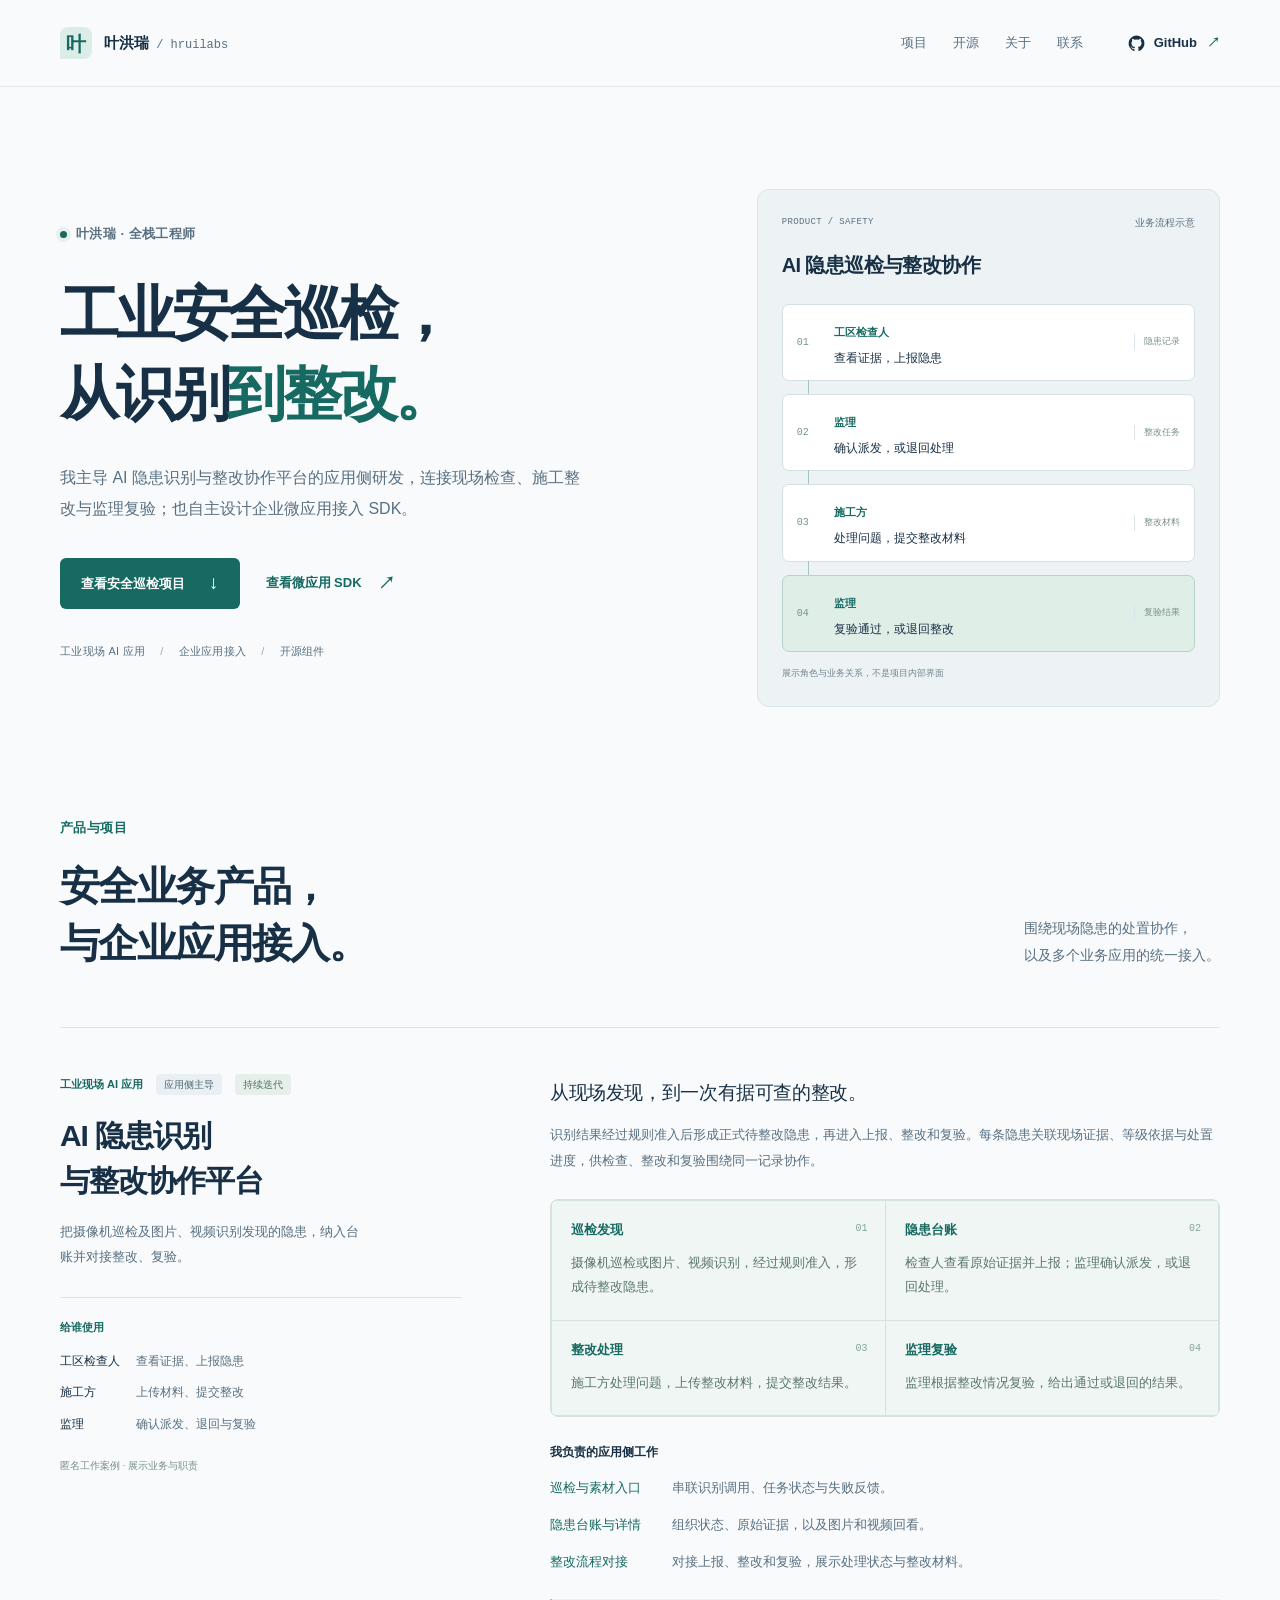
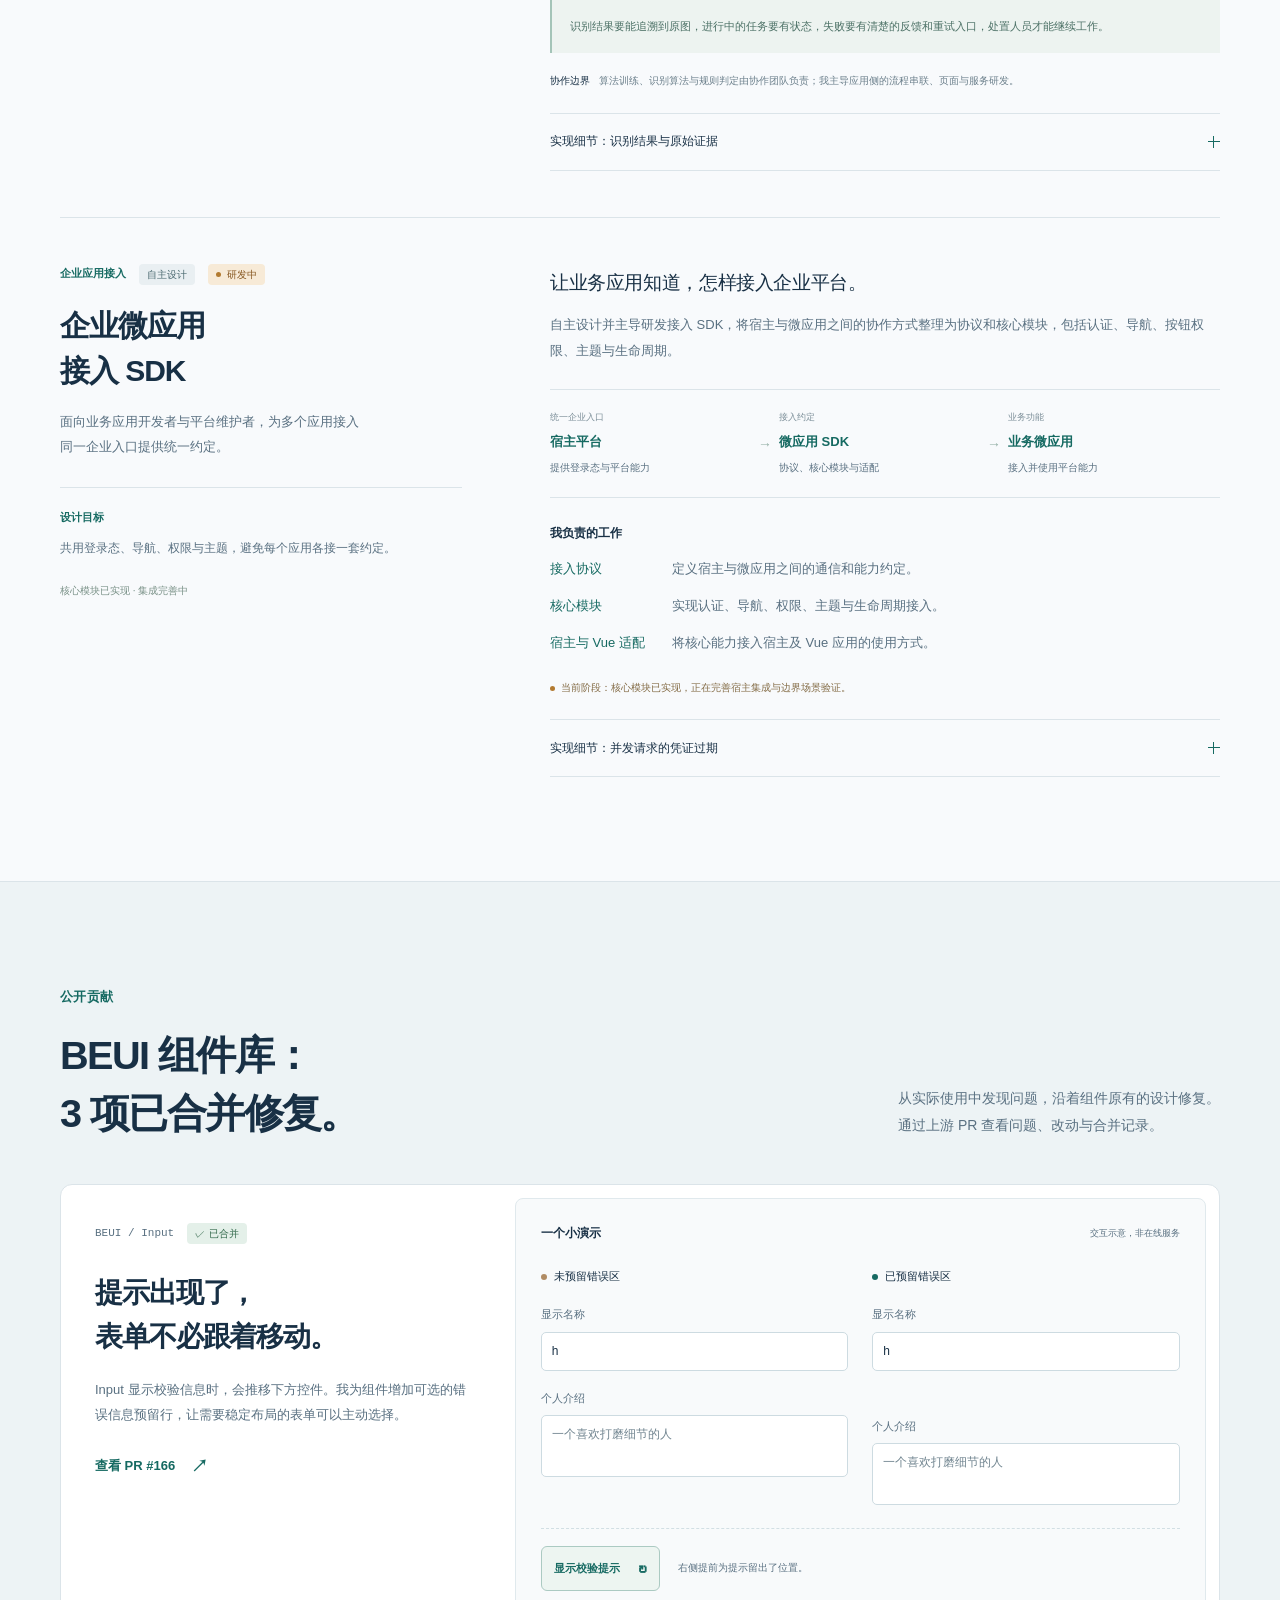
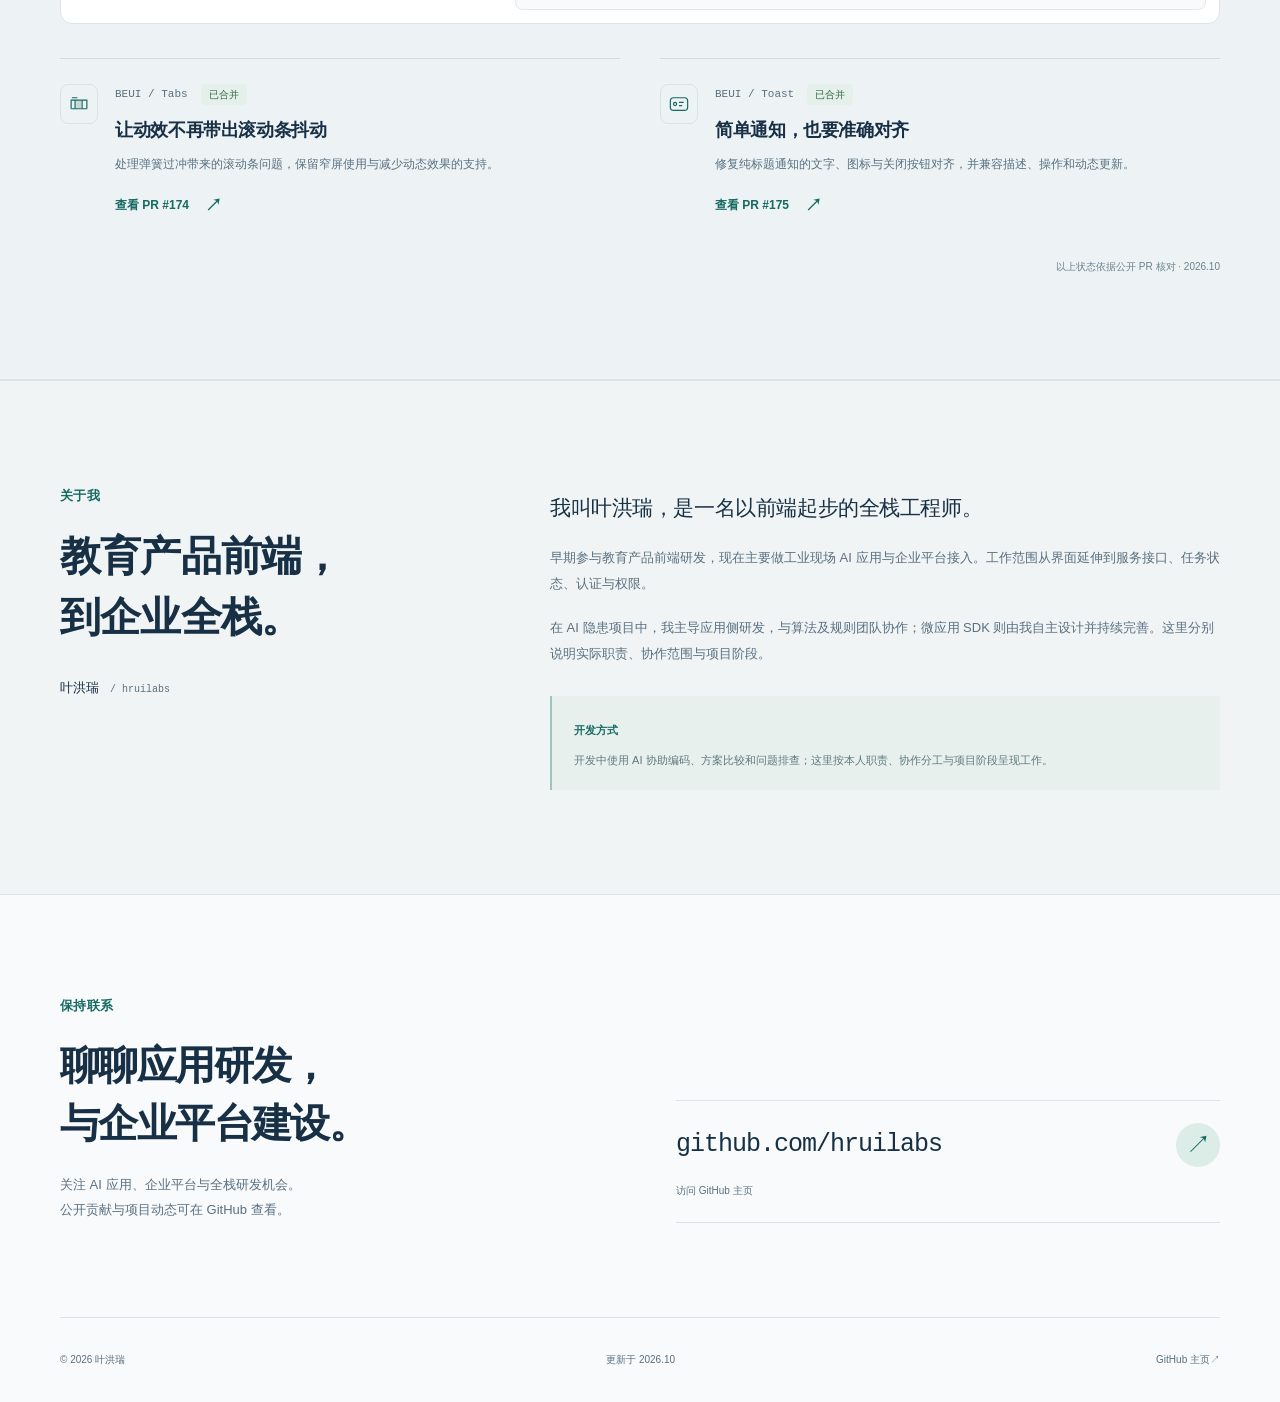
<file: index.html>
<!doctype html>
<html lang="zh-CN">
  <head>
    <meta charset="UTF-8">
    <meta name="viewport" content="width=device-width, initial-scale=1">
    <meta name="color-scheme" content="light">
    <meta name="theme-color" content="#F8FAFC">
    <title>叶洪瑞 · 全栈工程师｜工业现场 AI 应用与企业平台</title>
    <meta name="description" content="全栈工程师叶洪瑞的项目实践：工业现场 AI 隐患识别与整改协作、企业微应用接入 SDK，以及 BEUI 已合并修复。">
    <link rel="canonical" href="https://hruilabs.github.io/">
    <meta property="og:type" content="website">
    <meta property="og:locale" content="zh_CN">
    <meta property="og:title" content="叶洪瑞 · 工业安全巡检，从识别到整改。">
    <meta property="og:description" content="主导工业现场 AI 隐患识别与整改协作平台的应用侧研发，自主设计企业微应用接入 SDK。查看项目职责与公开贡献。">
    <meta property="og:url" content="https://hruilabs.github.io/">
    <meta property="og:image" content="https://hruilabs.github.io/assets/social.png">
    <meta property="og:image:width" content="1200">
    <meta property="og:image:height" content="630">
    <meta property="og:image:alt" content="叶洪瑞，全栈工程师。工业安全巡检，从识别到整改；企业微应用接入 SDK。">
    <meta name="twitter:card" content="summary_large_image">
    <meta name="twitter:image" content="https://hruilabs.github.io/assets/social.png">
    <link rel="icon" type="image/svg+xml" href="./assets/favicon.svg">
    <link rel="stylesheet" href="./assets/styles.css">
    <script src="./assets/site.js" defer></script>
  </head>
  <body>
    <a class="skip-link" href="#main">跳到主要内容</a>
    <header class="site-header">
      <div class="header-inner page-width">
        <a class="brand" href="#top" aria-label="叶洪瑞，回到首页顶部">
          <span class="brand-mark" aria-hidden="true">叶</span>
          <span>叶洪瑞<span class="brand-subtitle"> / hruilabs</span></span>
        </a>
        <nav class="main-nav" aria-label="主要导航">
          <a href="#work">项目</a>
          <a href="#opensource">开源</a>
          <a href="#about">关于</a>
          <a href="#contact">联系</a>
        </nav>
        <a class="header-github" href="https://github.com/hruilabs" aria-label="查看叶洪瑞的 GitHub 主页">
          <svg viewBox="0 0 24 24" fill="currentColor" aria-hidden="true"><path d="M12 2a10 10 0 0 0-3.16 19.49c.5.09.68-.22.68-.48v-1.86c-2.78.6-3.37-1.18-3.37-1.18-.45-1.15-1.11-1.46-1.11-1.46-.91-.62.07-.61.07-.61 1 .07 1.53 1.03 1.53 1.03.89 1.53 2.34 1.09 2.91.83.09-.65.35-1.09.64-1.34-2.22-.25-4.56-1.11-4.56-4.94 0-1.09.39-1.98 1.03-2.68-.1-.25-.45-1.27.1-2.65 0 0 .84-.27 2.75 1.02a9.56 9.56 0 0 1 5 0c1.91-1.29 2.75-1.02 2.75-1.02.55 1.38.2 2.4.1 2.65.64.7 1.03 1.59 1.03 2.68 0 3.84-2.34 4.69-4.57 4.94.36.31.68.92.68 1.85v2.74c0 .27.18.58.69.48A10 10 0 0 0 12 2Z"/></svg>
          <span>GitHub</span><span aria-hidden="true">↗</span>
        </a>
      </div>
    </header>

    <main id="main">
      <section class="hero page-width" id="top" aria-labelledby="hero-title">
        <div class="hero-copy">
          <p class="eyebrow"><span class="status-dot" aria-hidden="true"></span>叶洪瑞 · 全栈工程师</p>
          <h1 id="hero-title"><span>工业安全巡检，</span><span>从识别<span class="accent-text">到整改。</span></span></h1>
          <p class="hero-description">我主导 AI 隐患识别与整改协作平台的应用侧研发，连接现场检查、施工整改与监理复验；也自主设计企业微应用接入 SDK。</p>
          <div class="hero-actions">
            <a class="button button-primary" href="#hazard-case">查看安全巡检项目<span aria-hidden="true">↓</span></a>
            <a class="text-link" href="#sdk-case">查看微应用 SDK<span aria-hidden="true">↗</span></a>
          </div>
          <div class="hero-scope" aria-label="主要工作方向"><span>工业现场 AI 应用</span><span>企业应用接入</span><span>开源组件</span></div>
        </div>
        <figure class="hero-figure business-figure" aria-labelledby="business-figure-title">
          <div class="figure-topline"><span class="mono">PRODUCT / SAFETY</span><span>业务流程示意</span></div>
          <p class="business-figure-title" id="business-figure-title">AI 隐患巡检与整改协作</p>
          <ol class="business-role-flow">
            <li><span class="role-step" aria-hidden="true">01</span><div><span class="role-name">工区检查人</span><p>查看证据，上报隐患</p></div><span class="role-artifact">隐患记录</span></li>
            <li><span class="role-step" aria-hidden="true">02</span><div><span class="role-name">监理</span><p>确认派发，或退回处理</p></div><span class="role-artifact">整改任务</span></li>
            <li><span class="role-step" aria-hidden="true">03</span><div><span class="role-name">施工方</span><p>处理问题，提交整改材料</p></div><span class="role-artifact">整改材料</span></li>
            <li><span class="role-step" aria-hidden="true">04</span><div><span class="role-name">监理</span><p>复验通过，或退回整改</p></div><span class="role-artifact">复验结果</span></li>
          </ol>
          <figcaption>展示角色与业务关系，不是项目内部界面</figcaption>
        </figure>
      </section>

      <section class="work-section section-space page-width" id="work" aria-labelledby="work-title">
        <div class="section-heading"><div><p class="eyebrow section-kicker">产品与项目</p><h2 id="work-title">安全业务产品，<br>与企业应用接入。</h2></div><p class="section-intro">围绕现场隐患的处置协作，<br>以及多个业务应用的统一接入。</p></div>
        <article class="project-row ai-project" id="hazard-case" aria-labelledby="hazard-title">
          <div class="project-overview">
            <div class="project-meta"><span class="project-category">工业现场 AI 应用</span><span class="badge badge-role">应用侧主导</span><span class="badge badge-iterating">持续迭代</span></div>
            <h3 id="hazard-title">AI 隐患识别<br>与整改协作平台</h3>
            <p>把摄像机巡检及图片、视频识别发现的隐患，纳入台账并对接整改、复验。</p>
            <div class="project-audience"><p class="audience-title">给谁使用</p><ul><li><span>工区检查人</span>查看证据、上报隐患</li><li><span>施工方</span>上传材料、提交整改</li><li><span>监理</span>确认派发、退回与复验</li></ul></div>
            <p class="project-public-note">匿名工作案例 · 展示业务与职责</p>
          </div>
          <div class="project-detail">
            <p class="project-lead">从现场发现，到一次有据可查的整改。</p>
            <p>识别结果经过规则准入后形成正式待整改隐患，再进入上报、整改和复验。每条隐患关联现场证据、等级依据与处置进度，供检查、整改和复验围绕同一记录协作。</p>
            <ol class="case-business-flow" aria-label="隐患从发现到整改复验的业务链">
              <li><span class="case-step">01</span><h4>巡检发现</h4><p>摄像机巡检或图片、视频识别，经过规则准入，形成待整改隐患。</p></li>
              <li><span class="case-step">02</span><h4>隐患台账</h4><p>检查人查看原始证据并上报；监理确认派发，或退回处理。</p></li>
              <li><span class="case-step">03</span><h4>整改处理</h4><p>施工方处理问题，上传整改材料，提交整改结果。</p></li>
              <li><span class="case-step">04</span><h4>监理复验</h4><p>监理根据整改情况复验，给出通过或退回的结果。</p></li>
            </ol>
            <div class="case-responsibilities"><h4>我负责的应用侧工作</h4><ul><li><strong>巡检与素材入口</strong><span>串联识别调用、任务状态与失败反馈。</span></li><li><strong>隐患台账与详情</strong><span>组织状态、原始证据，以及图片和视频回看。</span></li><li><strong>整改流程对接</strong><span>对接上报、整改和复验，展示处理状态与整改材料。</span></li></ul></div>
            <p class="case-delivery-note">识别结果要能追溯到原图，进行中的任务要有状态，失败要有清楚的反馈和重试入口，处置人员才能继续工作。</p>
            <p class="collaboration-boundary"><strong>协作边界</strong>算法训练、识别算法与规则判定由协作团队负责；我主导应用侧的流程串联、页面与服务研发。</p>
            <details class="project-disclosure">
              <summary>实现细节：识别结果与原始证据<span class="disclosure-icon" aria-hidden="true"></span></summary>
              <div class="disclosure-body"><p>识别结果关联原图证据；视频结果支持定位到原视频对应时间，便于回看上下文。这里说明应用能力，不展示内部数据、代码或配置。</p><p class="technology-note">应用侧技术：React / TypeScript · NestJS / PostgreSQL</p></div>
            </details>
          </div>
        </article>
        <article class="project-row sdk-project" id="sdk-case" aria-labelledby="sdk-title">
          <div class="project-overview">
            <div class="project-meta"><span class="project-category">企业应用接入</span><span class="badge badge-role">自主设计</span><span class="badge badge-progress"><span class="progress-dot" aria-hidden="true"></span>研发中</span></div>
            <h3 id="sdk-title">企业微应用<br>接入 SDK</h3>
            <p>面向业务应用开发者与平台维护者，为多个应用接入同一企业入口提供统一约定。</p>
            <div class="project-audience"><p class="audience-title">设计目标</p><p>共用登录态、导航、权限与主题，避免每个应用各接一套约定。</p></div>
            <p class="project-public-note">核心模块已实现 · 集成完善中</p>
          </div>
          <div class="project-detail">
            <p class="project-lead">让业务应用知道，怎样接入企业平台。</p>
            <p>自主设计并主导研发接入 SDK，将宿主与微应用之间的协作方式整理为协议和核心模块，包括认证、导航、按钮权限、主题与生命周期。</p>
            <ol class="sdk-relationship" aria-label="企业平台通过 SDK 接入微应用"><li><span class="relation-label">统一企业入口</span><strong>宿主平台</strong><span class="relation-description">提供登录态与平台能力</span></li><li><span class="relation-label">接入约定</span><strong>微应用 SDK</strong><span class="relation-description">协议、核心模块与适配</span></li><li><span class="relation-label">业务功能</span><strong>业务微应用</strong><span class="relation-description">接入并使用平台能力</span></li></ol>
            <div class="case-responsibilities sdk-responsibilities"><h4>我负责的工作</h4><ul><li><strong>接入协议</strong><span>定义宿主与微应用之间的通信和能力约定。</span></li><li><strong>核心模块</strong><span>实现认证、导航、权限、主题与生命周期接入。</span></li><li><strong>宿主与 Vue 适配</strong><span>将核心能力接入宿主及 Vue 应用的使用方式。</span></li></ul></div>
            <p class="project-stage-note"><span class="progress-dot" aria-hidden="true"></span><strong>当前阶段：</strong>核心模块已实现，正在完善宿主集成与边界场景验证。</p>
            <details class="project-disclosure">
              <summary>实现细节：并发请求的凭证过期<span class="disclosure-icon" aria-hidden="true"></span></summary>
              <div class="disclosure-body"><dl><div><dt>遇到的问题</dt><dd>多个请求同时发现凭证过期时，各自刷新会造成重复请求与状态竞争。</dd></div><div><dt>接入方式</dt><dd>并发请求共享一次刷新。刷新成功后，原请求分别重试一次；失败由宿主统一处理登录失效。</dd></div></dl><p class="technology-note">接入实现：TypeScript · Vue 适配</p></div>
            </details>
          </div>
        </article>
      </section>

      <section class="opensource-section section-space" id="opensource" aria-labelledby="opensource-title">
        <div class="page-width">
          <div class="section-heading">
            <div><p class="eyebrow section-kicker">公开贡献</p><h2 id="opensource-title">BEUI 组件库：<br>3 项已合并修复。</h2></div>
            <p class="section-intro">从实际使用中发现问题，沿着组件原有的设计修复。<br>通过上游 PR 查看问题、改动与合并记录。</p>
          </div>
          <article class="input-contribution">
            <div class="contribution-story">
              <div class="project-meta"><span class="mono">BEUI / Input</span><span class="badge badge-merged"><span aria-hidden="true">✓</span> 已合并</span></div>
              <h3>提示出现了，<br>表单不必跟着移动。</h3>
              <p>Input 显示校验信息时，会推移下方控件。我为组件增加可选的错误信息预留行，让需要稳定布局的表单可以主动选择。</p>
              <a class="text-link" href="https://github.com/starc007/ui-components/pull/166">查看 PR #166<span aria-hidden="true">↗</span></a>
            </div>
            <div class="input-demo" id="input-demo">
              <div class="demo-header"><span class="demo-title">一个小演示</span><span class="demo-label">交互示意，非在线服务</span></div>
              <div class="demo-columns">
                <div class="demo-form demo-form-before">
                  <p class="demo-variant"><span class="variant-dot variant-dot-before" aria-hidden="true"></span>未预留错误区</p>
                  <label for="demo-name-before">显示名称</label>
                  <input id="demo-name-before" type="text" value="h" readonly autocomplete="off">
                  <div class="demo-error-slot"><p class="demo-error" id="demo-error-before" hidden>请至少填写 2 个字符</p></div>
                  <div class="demo-next-field" data-demo-next="before"><span class="demo-field-label">个人介绍</span><div class="demo-static-field">一个喜欢打磨细节的人</div></div>
                </div>
                <div class="demo-form demo-form-after">
                  <p class="demo-variant"><span class="variant-dot variant-dot-after" aria-hidden="true"></span>已预留错误区</p>
                  <label for="demo-name-after">显示名称</label>
                  <input id="demo-name-after" type="text" value="h" readonly autocomplete="off">
                  <div class="demo-error-slot demo-error-slot-reserved"><p class="demo-error" id="demo-error-after" hidden>请至少填写 2 个字符</p></div>
                  <div class="demo-next-field" data-demo-next="after"><span class="demo-field-label">个人介绍</span><div class="demo-static-field">一个喜欢打磨细节的人</div></div>
                </div>
              </div>
              <div class="demo-footer">
                <button class="button button-demo" id="demo-toggle" type="button" aria-pressed="false" aria-controls="demo-error-before demo-error-after" hidden><span class="button-label">显示校验提示</span><span aria-hidden="true">↻</span></button>
                <p id="demo-announcement" class="demo-announcement" aria-live="polite" aria-atomic="true">右侧提前为提示留出了位置。</p>
              </div>
              <noscript><p class="noscript-note">启用 JavaScript 后可切换校验提示。左侧出现提示时会向下移动，右侧因预留错误区而保持位置。</p></noscript>
            </div>
          </article>
          <div class="other-contributions">
            <article class="compact-contribution">
              <div class="compact-icon" aria-hidden="true"><svg viewBox="0 0 28 28" fill="none"><path d="M4 20V9h20v11M4 20h20" stroke="currentColor" stroke-width="1.5"/><path d="M9 9v11M18 9v11M5 6h7" stroke="currentColor" stroke-width="1.5"/><rect x="10" y="10" width="7" height="9" rx="1" fill="currentColor" opacity=".18"/></svg></div>
              <div class="compact-copy"><div class="project-meta"><span class="mono">BEUI / Tabs</span><span class="badge badge-merged">已合并</span></div><h3>让动效不再带出滚动条抖动</h3><p>处理弹簧过冲带来的滚动条问题，保留窄屏使用与减少动态效果的支持。</p><a class="text-link" href="https://github.com/starc007/ui-components/pull/174">查看 PR #174<span aria-hidden="true">↗</span></a></div>
            </article>
            <article class="compact-contribution">
              <div class="compact-icon" aria-hidden="true"><svg viewBox="0 0 28 28" fill="none"><rect x="3" y="6" width="22" height="16" rx="4" stroke="currentColor" stroke-width="1.5"/><circle cx="9" cy="14" r="2" stroke="currentColor" stroke-width="1.5"/><path d="M14 12h6M14 16h4" stroke="currentColor" stroke-width="1.5"/></svg></div>
              <div class="compact-copy"><div class="project-meta"><span class="mono">BEUI / Toast</span><span class="badge badge-merged">已合并</span></div><h3>简单通知，也要准确对齐</h3><p>修复纯标题通知的文字、图标与关闭按钮对齐，并兼容描述、操作和动态更新。</p><a class="text-link" href="https://github.com/starc007/ui-components/pull/175">查看 PR #175<span aria-hidden="true">↗</span></a></div>
            </article>
          </div>
          <p class="evidence-note">以上状态依据公开 PR 核对 · 2026.10</p>
        </div>
      </section>

      <section class="about-section section-space" id="about" aria-labelledby="about-title">
        <div class="about-inner page-width">
          <div class="about-heading"><p class="eyebrow section-kicker">关于我</p><h2 id="about-title">教育产品前端，<br>到企业全栈。</h2><p class="about-signature">叶洪瑞<span class="mono"> / hruilabs</span></p></div>
          <div class="about-copy"><p class="about-lead">我叫叶洪瑞，是一名以前端起步的全栈工程师。</p><p>早期参与教育产品前端研发，现在主要做工业现场 AI 应用与企业平台接入。工作范围从界面延伸到服务接口、任务状态、认证与权限。</p><p>在 AI 隐患项目中，我主导应用侧研发，与算法及规则团队协作；微应用 SDK 则由我自主设计并持续完善。这里分别说明实际职责、协作范围与项目阶段。</p><div class="ai-collaboration"><span class="collaboration-label">开发方式</span><p>开发中使用 AI 协助编码、方案比较和问题排查；这里按本人职责、协作分工与项目阶段呈现工作。</p></div></div>
        </div>
      </section>

      <section class="contact-section page-width" id="contact" aria-labelledby="contact-title">
        <div><p class="eyebrow section-kicker">保持联系</p><h2 id="contact-title">聊聊应用研发，<br>与企业平台建设。</h2><p>关注 AI 应用、企业平台与全栈研发机会。<br>公开贡献与项目动态可在 GitHub 查看。</p></div>
        <a class="contact-github" href="https://github.com/hruilabs"><span class="mono">github.com/hruilabs</span><span class="contact-arrow" aria-hidden="true">↗</span><span class="contact-link-label">访问 GitHub 主页</span></a>
      </section>
    </main>
    <footer class="site-footer page-width"><p>© 2026 叶洪瑞</p><p>更新于 2026.10</p><a href="https://github.com/hruilabs">GitHub 主页<span aria-hidden="true"> ↗</span></a></footer>
  </body>
</html>
</file>
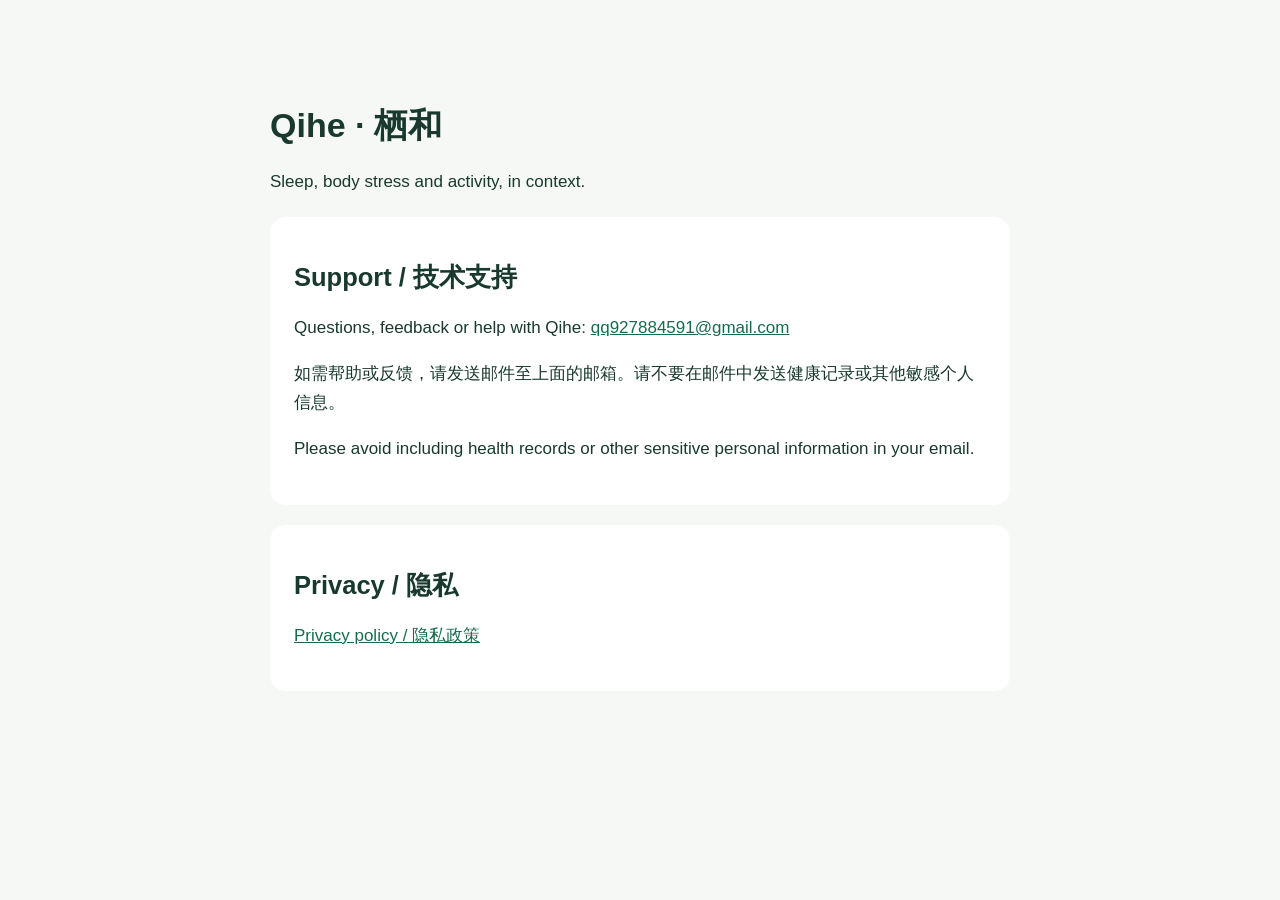
<file: qihe/index.html>
<!doctype html><html lang="en"><head><meta charset="utf-8"><meta name="viewport" content="width=device-width,initial-scale=1"><title>Qihe — Support and Privacy</title><style>body{font:17px/1.7 -apple-system,BlinkMacSystemFont,sans-serif;color:#19392e;background:#f5f8f5;margin:0}main{max-width:740px;margin:6vh auto;padding:28px}a{color:#176b50}h1,h2{line-height:1.2}section{background:white;border-radius:16px;padding:24px;margin:20px 0}</style></head><body><main><h1>Qihe · 栖和</h1><p>Sleep, body stress and activity, in context.</p><section><h2>Support / 技术支持</h2><p>Questions, feedback or help with Qihe: <a href="mailto:qq927884591@gmail.com">qq927884591@gmail.com</a></p><p>如需帮助或反馈，请发送邮件至上面的邮箱。请不要在邮件中发送健康记录或其他敏感个人信息。</p><p>Please avoid including health records or other sensitive personal information in your email.</p></section><section><h2>Privacy / 隐私</h2><p><a href="privacy.html">Privacy policy / 隐私政策</a></p></section></main></body></html>
</file>
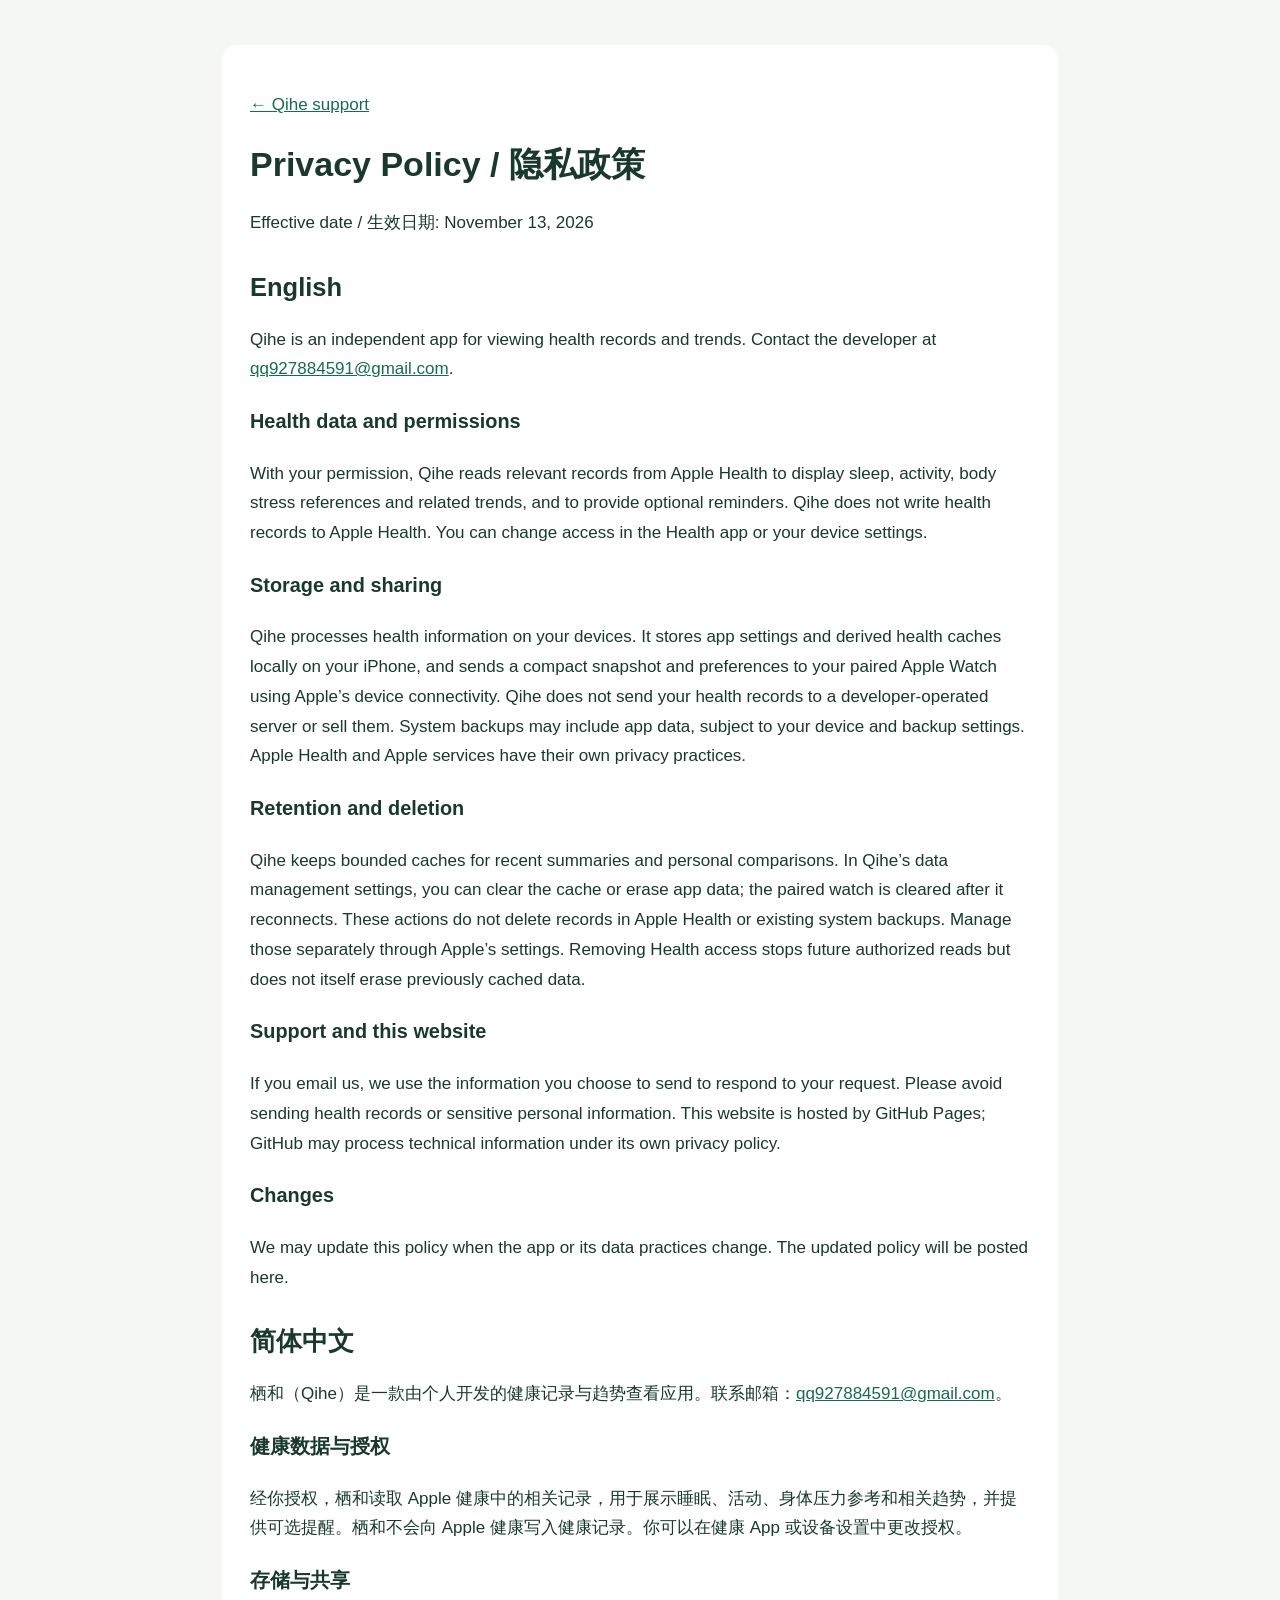
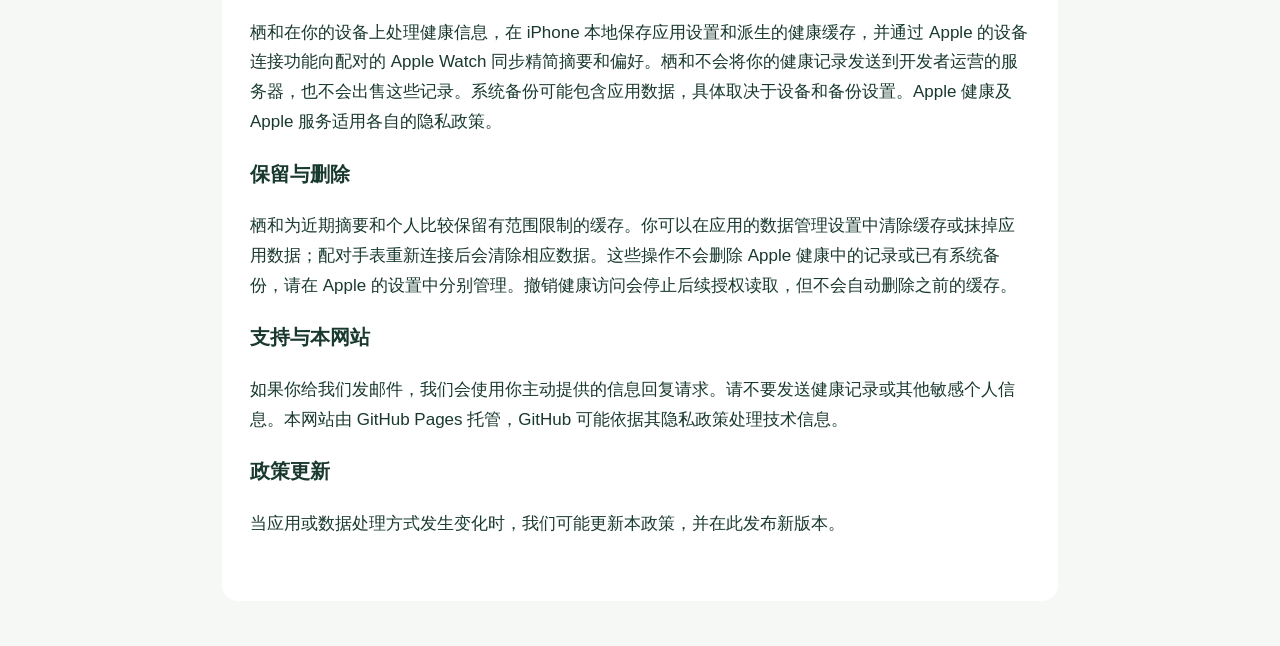
<file: qihe/privacy.html>
<!doctype html><html lang="en"><head><meta charset="utf-8"><meta name="viewport" content="width=device-width,initial-scale=1"><title>Qihe Privacy Policy</title><style>body{font:17px/1.75 -apple-system,BlinkMacSystemFont,sans-serif;color:#19392e;background:#f5f8f5;margin:0}main{max-width:780px;margin:5vh auto;padding:28px;background:white;border-radius:16px}a{color:#176b50}h1,h2{line-height:1.25}section{margin:2em 0}</style></head><body><main><p><a href="index.html">← Qihe support</a></p><h1>Privacy Policy / 隐私政策</h1><p>Effective date / 生效日期: November 13, 2026</p><section><h2>English</h2><p>Qihe is an independent app for viewing health records and trends. Contact the developer at <a href="mailto:qq927884591@gmail.com">qq927884591@gmail.com</a>.</p><h3>Health data and permissions</h3><p>With your permission, Qihe reads relevant records from Apple Health to display sleep, activity, body stress references and related trends, and to provide optional reminders. Qihe does not write health records to Apple Health. You can change access in the Health app or your device settings.</p><h3>Storage and sharing</h3><p>Qihe processes health information on your devices. It stores app settings and derived health caches locally on your iPhone, and sends a compact snapshot and preferences to your paired Apple Watch using Apple’s device connectivity. Qihe does not send your health records to a developer-operated server or sell them. System backups may include app data, subject to your device and backup settings. Apple Health and Apple services have their own privacy practices.</p><h3>Retention and deletion</h3><p>Qihe keeps bounded caches for recent summaries and personal comparisons. In Qihe’s data management settings, you can clear the cache or erase app data; the paired watch is cleared after it reconnects. These actions do not delete records in Apple Health or existing system backups. Manage those separately through Apple’s settings. Removing Health access stops future authorized reads but does not itself erase previously cached data.</p><h3>Support and this website</h3><p>If you email us, we use the information you choose to send to respond to your request. Please avoid sending health records or sensitive personal information. This website is hosted by GitHub Pages; GitHub may process technical information under its own privacy policy.</p><h3>Changes</h3><p>We may update this policy when the app or its data practices change. The updated policy will be posted here.</p></section><section lang="zh-Hans"><h2>简体中文</h2><p>栖和（Qihe）是一款由个人开发的健康记录与趋势查看应用。联系邮箱：<a href="mailto:qq927884591@gmail.com">qq927884591@gmail.com</a>。</p><h3>健康数据与授权</h3><p>经你授权，栖和读取 Apple 健康中的相关记录，用于展示睡眠、活动、身体压力参考和相关趋势，并提供可选提醒。栖和不会向 Apple 健康写入健康记录。你可以在健康 App 或设备设置中更改授权。</p><h3>存储与共享</h3><p>栖和在你的设备上处理健康信息，在 iPhone 本地保存应用设置和派生的健康缓存，并通过 Apple 的设备连接功能向配对的 Apple Watch 同步精简摘要和偏好。栖和不会将你的健康记录发送到开发者运营的服务器，也不会出售这些记录。系统备份可能包含应用数据，具体取决于设备和备份设置。Apple 健康及 Apple 服务适用各自的隐私政策。</p><h3>保留与删除</h3><p>栖和为近期摘要和个人比较保留有范围限制的缓存。你可以在应用的数据管理设置中清除缓存或抹掉应用数据；配对手表重新连接后会清除相应数据。这些操作不会删除 Apple 健康中的记录或已有系统备份，请在 Apple 的设置中分别管理。撤销健康访问会停止后续授权读取，但不会自动删除之前的缓存。</p><h3>支持与本网站</h3><p>如果你给我们发邮件，我们会使用你主动提供的信息回复请求。请不要发送健康记录或其他敏感个人信息。本网站由 GitHub Pages 托管，GitHub 可能依据其隐私政策处理技术信息。</p><h3>政策更新</h3><p>当应用或数据处理方式发生变化时，我们可能更新本政策，并在此发布新版本。</p></section></main></body></html>
</file>
<file: assets/styles.css>
@charset "UTF-8";

:root {
  color-scheme: light;
  --paper: #f8fafc;
  --surface: #ffffff;
  --ink: #183045;
  --muted: #597081;
  --green: #166a62;
  --green-dark: #12564f;
  --mint: #dcede8;
  --apricot: #ebc28b;
  --line: #dbe4e9;
  --body-font: -apple-system, BlinkMacSystemFont, "Segoe UI", "PingFang SC", "Hiragino Sans GB", "Microsoft YaHei", sans-serif;
  --display-font: "PingFang SC", "Hiragino Sans GB", "Microsoft YaHei", sans-serif;
  --mono-font: "SFMono-Regular", Consolas, "Liberation Mono", monospace;
}

*, *::before, *::after { box-sizing: border-box; }
html { scroll-behavior: smooth; scroll-padding-top: 110px; }
body { margin: 0; background: var(--paper); color: var(--ink); font: 16px/1.75 var(--body-font); -webkit-font-smoothing: antialiased; }
body, button, input { -webkit-tap-highlight-color: transparent; }
::selection { background: #c6e1d9; color: var(--ink); }
a { color: inherit; text-decoration: none; }
a, button, summary { touch-action: manipulation; }
button, input { font: inherit; }
button { cursor: pointer; }
button[hidden], [hidden] { display: none !important; }
button, input, summary { color: inherit; }
button, a, summary { -webkit-tap-highlight-color: rgba(22, 106, 98, .12); }
a:focus-visible, button:focus-visible, summary:focus-visible, input:focus-visible { outline: 3px solid var(--green); outline-offset: 5px; }
svg { display: block; max-width: 100%; }
figure, p, h1, h2, h3, dl, dd { margin: 0; }
h1, h2, h3 { font-family: var(--display-font); }
.page-width { width: min(1160px, calc(100% - 80px)); margin-inline: auto; }
.section-space { padding-block: 104px; }
.mono { font-family: var(--mono-font); }
.eyebrow { font-size: 13px; font-weight: 600; letter-spacing: .035em; }
.section-kicker { color: var(--green); margin-bottom: 18px; }
.skip-link { position: fixed; z-index: 20; top: 12px; left: 16px; padding: 12px 20px; background: var(--ink); color: white; border-radius: 6px; transform: translateY(-150%); }
.skip-link:focus { transform: translateY(0); }

.site-header { position: sticky; z-index: 10; top: 0; background: rgba(248, 250, 252, .96); border-bottom: 1px solid rgba(219, 228, 233, .8); }
.header-inner { display: grid; grid-template-columns: 1fr auto auto; align-items: center; gap: 44px; min-height: 86px; }
.brand { display: inline-flex; align-items: center; justify-self: start; gap: 12px; min-height: 44px; font-size: 15px; font-weight: 650; }
.brand-mark { display: grid; place-items: center; width: 32px; height: 32px; color: var(--green); background: var(--mint); border-radius: 8px 8px 8px 1px; font-family: "Songti SC", "Noto Serif CJK SC", serif; font-size: 20px; font-weight: 700; }
.brand-subtitle { color: var(--muted); font: 12px var(--mono-font); font-weight: 400; }
.main-nav { display: flex; gap: 26px; }
.main-nav a { position: relative; display: inline-flex; align-items: center; min-height: 44px; color: var(--muted); font-size: 13px; }
.main-nav a::after { content: ""; position: absolute; right: 0; bottom: 6px; left: 0; height: 2px; background: var(--green); transform: scaleX(0); transform-origin: left; transition: transform .18s ease; }
.main-nav a:hover, .main-nav a[aria-current="location"] { color: var(--green); }
.main-nav a:hover::after, .main-nav a[aria-current="location"]::after { transform: scaleX(1); }
.header-github { display: flex; align-items: center; gap: 8px; min-height: 44px; font-size: 13px; font-weight: 600; }
.header-github svg { width: 19px; height: 19px; }
.header-github > :last-child { margin-left: 2px; color: var(--green); }

.hero { display: grid; grid-template-columns: minmax(0, 1.4fr) minmax(0, 1fr); align-items: center; column-gap: 48px; padding-top: 98px; padding-bottom: 110px; }
.hero-copy { padding-bottom: 8px; }
.hero .eyebrow { display: flex; align-items: center; gap: 9px; margin-bottom: 28px; color: var(--muted); }
.status-dot { width: 7px; height: 7px; background: var(--green); border-radius: 50%; box-shadow: 0 0 0 4px #e6f0ec; }
h1 { font-size: clamp(43px, 4.6vw, 62px); font-weight: 650; line-height: 1.37; letter-spacing: -.055em; }
h1 > span { display: block; white-space: nowrap; }
.accent-text { color: var(--green); }
.hero-description { margin-top: 27px; max-width: 520px; color: var(--muted); font-size: 16px; line-height: 1.95; }
.hero-actions { display: flex; align-items: center; gap: 26px; flex-wrap: wrap; margin-top: 34px; }
.button { display: inline-flex; justify-content: center; align-items: center; gap: 24px; min-height: 48px; padding: 10px 20px; border: 1px solid transparent; border-radius: 6px; font-size: 13px; font-weight: 600; line-height: 1.5; transition: background-color .18s, border-color .18s, transform .18s; }
.button-primary { background: var(--green); color: white; }
.button-primary:hover { background: var(--green-dark); transform: translateY(-2px); }
.button-primary > span { font-size: 19px; font-weight: 400; }
.text-link { display: inline-flex; align-items: center; gap: 16px; min-height: 44px; color: var(--green); font-size: 13px; font-weight: 600; }
.text-link > span { font-size: 17px; transition: transform .18s; }
.text-link:hover > span { transform: translate(2px, -2px); }
.hero-scope { display: flex; align-items: center; flex-wrap: wrap; gap: 0; margin-top: 33px; color: var(--muted); font-size: 11px; letter-spacing: .025em; }
.hero-scope span + span::before { content: "/"; margin-inline: 15px; color: #9aadb7; }
.hero-figure { margin-top: 4px; padding: 24px; border: 1px solid var(--line); border-radius: 12px; background: #edf3f4; }
.figure-topline { display: flex; justify-content: space-between; align-items: center; gap: 12px; color: var(--muted); font-size: 10px; }
.figure-topline .mono { font-size: 9px; letter-spacing: .04em; }
.business-figure-title { margin-top: 16px; font-size: 20px; font-weight: 600; letter-spacing: -.03em; }
.business-role-flow { display: grid; gap: 13px; margin: 21px 0 0; padding: 0; list-style: none; }
.business-role-flow li { position: relative; display: grid; grid-template-columns: 24px minmax(0, 1fr) auto; align-items: center; gap: 13px; min-height: 74px; padding: 12px 14px; border: 1px solid #d4e1e4; border-radius: 7px; background: var(--surface); }
.business-role-flow li:not(:last-child)::after { content: ""; position: absolute; left: 25px; top: 100%; width: 1px; height: 14px; background: #a3c6be; }
.business-role-flow li:last-child { background: #e0eee8; border-color: #b7d3c8; }
.role-step { color: #76958f; font: 10px var(--mono-font); }
.role-name { color: var(--green); font-size: 11px; font-weight: 600; }
.business-role-flow p { margin-top: 3px; font-size: 12px; line-height: 1.7; }
.role-artifact { padding-left: 9px; border-left: 1px solid var(--line); color: #789087; font-size: 9px; white-space: nowrap; }
.hero-figure figcaption { margin-top: 14px; color: #718590; font-size: 9px; }

.section-heading { display: flex; justify-content: space-between; align-items: flex-end; gap: 48px; margin-bottom: 42px; }
h2 { font-size: clamp(30px, 3.1vw, 40px); font-weight: 600; line-height: 1.45; letter-spacing: -.04em; }
.section-intro { max-width: 390px; padding-bottom: 4px; color: var(--muted); font-size: 14px; line-height: 1.9; }
.opensource-section { background: #edf3f5; border-top: 1px solid var(--line); border-bottom: 1px solid var(--line); }
.input-contribution { display: grid; grid-template-columns: minmax(0, .86fr) minmax(0, 1.4fr); background: var(--surface); border: 1px solid var(--line); border-radius: 12px; }
.contribution-story { padding: 38px 34px 34px; }
.project-meta { display: flex; align-items: center; gap: 13px; flex-wrap: wrap; }
.project-meta .mono { color: var(--muted); font-size: 11px; }
.badge { display: inline-flex; align-items: center; gap: 4px; padding: 3px 8px; border-radius: 4px; font-size: 10px; font-weight: 500; line-height: 1.5; white-space: nowrap; }
.badge-merged { background: #e4f0e9; color: #32694b; }
.contribution-story h3 { margin-top: 27px; font-size: 28px; font-weight: 600; line-height: 1.55; letter-spacing: -.04em; }
.contribution-story > p { margin-top: 19px; color: var(--muted); font-size: 13px; line-height: 1.95; }
.contribution-story .text-link { margin-top: 17px; }
.input-demo { align-self: stretch; margin: 13px; padding: 24px 25px 18px; border: 1px solid #e0e9ed; border-radius: 8px; background: #f8fafb; }
.demo-header { display: flex; align-items: center; justify-content: space-between; gap: 12px; padding-bottom: 23px; }
.demo-title { font-size: 12px; font-weight: 600; }
.demo-label { color: var(--muted); font-size: 9px; }
.demo-columns { display: grid; grid-template-columns: repeat(2, minmax(0, 1fr)); gap: 24px; }
.demo-form { min-width: 0; }
.demo-variant { display: flex; align-items: center; gap: 7px; margin-bottom: 19px; font-size: 11px; font-weight: 500; }
.variant-dot { width: 6px; height: 6px; border-radius: 50%; }
.variant-dot-before { background: #b08c64; }
.variant-dot-after { background: var(--green); }
.demo-form label, .demo-field-label { display: block; margin-bottom: 7px; color: var(--muted); font-size: 11px; }
.demo-form input, .demo-static-field { width: 100%; min-height: 39px; padding: 8px 10px; border: 1px solid #cddbe1; border-radius: 5px; background: white; color: var(--ink); font-size: 12px; line-height: 1.7; }
.demo-form input[aria-invalid="true"] { border-color: #b1584d; }
.demo-error-slot { min-height: 0; }
.demo-error-slot-reserved { min-height: 28px; }
.demo-error { padding-top: 6px; color: #a8493d; font-size: 10px; line-height: 22px; }
.demo-next-field { margin-top: 18px; }
.demo-static-field { min-height: 62px; color: #718590; }
.demo-footer { display: flex; align-items: center; flex-wrap: wrap; gap: 8px 18px; margin-top: 23px; padding-top: 17px; border-top: 1px dashed #d2dfe4; }
.button-demo { min-height: 40px; padding: 8px 12px; gap: 18px; border-color: #abcac2; background: #edf5f1; color: var(--green); font-size: 11px; }
.button-demo:hover { background: var(--mint); border-color: var(--green); }
.button-demo > span:last-child { font-size: 18px; }
.demo-announcement { flex: 1 1 170px; color: var(--muted); font-size: 10px; line-height: 1.8; }
.noscript-note { margin-top: 12px; color: var(--muted); font-size: 11px; }
.other-contributions { display: grid; grid-template-columns: repeat(2, minmax(0, 1fr)); gap: 40px; margin-top: 34px; }
.compact-contribution { display: flex; align-items: flex-start; gap: 17px; padding: 25px 0 0; border-top: 1px solid #cfdee3; }
.compact-icon { flex: 0 0 38px; padding: 7px; border: 1px solid #d7e3e7; border-radius: 8px; color: var(--green); }
.compact-icon svg { width: 24px; height: 24px; }
.compact-copy { min-width: 0; }
.compact-copy h3 { margin-top: 11px; font-size: 18px; line-height: 1.6; font-weight: 600; letter-spacing: -.02em; }
.compact-copy > p { margin-top: 8px; color: var(--muted); font-size: 12px; line-height: 1.9; }
.compact-copy .text-link { margin-top: 8px; font-size: 12px; }
.evidence-note { margin-top: 30px; color: #6b818d; font-size: 10px; text-align: right; }

.work-section.section-space { padding-top: 0; }
.work-section .section-heading { margin-bottom: 54px; }
.project-row { display: grid; grid-template-columns: minmax(0, .75fr) minmax(0, 1.25fr); gap: 88px; padding: 46px 0; border-top: 1px solid var(--line); }
.project-row:last-child { padding-bottom: 0; }
.project-category { color: var(--green); font-size: 11px; font-weight: 600; }
.badge-role { color: #4a6970; background: #e9eff2; }
.badge-iterating { background: #e6efea; color: #527367; }
.badge-progress { color: #85551e; background: #f7ead7; }
.progress-dot { width: 5px; height: 5px; margin-right: 2px; background: #b27a30; border-radius: 50%; }
.project-overview h3 { margin-top: 18px; font-size: 30px; line-height: 1.5; font-weight: 600; letter-spacing: -.035em; }
.project-overview > p { margin-top: 16px; max-width: 300px; color: var(--muted); font-size: 13px; line-height: 1.95; }
.project-audience { margin-top: 28px; padding-top: 20px; border-top: 1px solid var(--line); }
.audience-title { color: var(--green); font-size: 11px; font-weight: 600; }
.project-audience ul { display: grid; gap: 10px; margin: 13px 0 0; padding: 0; list-style: none; }
.project-audience li { color: var(--muted); font-size: 12px; line-height: 1.8; }
.project-audience li > span { display: inline-block; min-width: 76px; color: var(--ink); font-weight: 500; }
.project-audience > p:not(.audience-title) { margin-top: 10px; color: var(--muted); font-size: 12px; line-height: 1.9; }
.project-overview > .project-public-note { margin-top: 21px; color: #789086; font-size: 10px; }
.tag-list { display: flex; flex-wrap: wrap; gap: 8px; margin-top: 21px; }
.tag-list span { color: #677e8d; font-size: 10px; }
.tag-list span + span::before { content: "·"; margin-right: 8px; color: #98aab4; }
.project-detail { padding-top: 2px; }
.project-lead { font-size: 19px; font-weight: 550; line-height: 1.75; letter-spacing: -.02em; }
.project-detail > p:not(.project-lead) { margin-top: 13px; color: var(--muted); font-size: 13px; line-height: 2; }
.case-business-flow { display: grid; grid-template-columns: repeat(2, minmax(0, 1fr)); gap: 1px; margin: 25px 0; padding: 1px; border: 1px solid #d5e3df; border-radius: 8px; background: #d5e3df; list-style: none; overflow: hidden; }
.case-business-flow li { position: relative; min-width: 0; padding: 18px 19px 20px; background: #f0f6f3; }
.case-step { position: absolute; top: 22px; right: 17px; color: #82a69a; font: 10px var(--mono-font); }
.case-business-flow h4 { margin: 0 0 9px; padding-right: 28px; color: var(--green); font-size: 13px; font-weight: 600; }
.case-business-flow p { color: #5b7670; font-size: 13px; line-height: 1.9; }
.case-responsibilities { margin-top: 25px; }
.case-responsibilities h4 { margin: 0 0 13px; font-size: 12px; font-weight: 600; }
.case-responsibilities ul { display: grid; gap: 12px; margin: 0; padding: 0; list-style: none; }
.case-responsibilities li { display: grid; grid-template-columns: 110px minmax(0, 1fr); gap: 12px; font-size: 13px; line-height: 1.9; }
.case-responsibilities strong { color: var(--green); font-weight: 500; }
.case-responsibilities li > span { color: var(--muted); }
.project-detail > p.case-delivery-note { margin-top: 24px; padding: 16px 18px; border-left: 2px solid #a4c4b8; background: #edf3f0; color: #4c7166; font-size: 11px; }
.project-detail > p.collaboration-boundary { margin-top: 18px; margin-bottom: 23px; color: #6b7f8b; font-size: 10px; line-height: 1.9; }
.collaboration-boundary > strong { margin-right: 9px; color: var(--ink); font-weight: 500; }
.sdk-relationship { display: grid; grid-template-columns: repeat(3, minmax(0, 1fr)); gap: 17px; margin: 25px 0; padding: 20px 0; border-block: 1px solid var(--line); list-style: none; }
.sdk-relationship li { position: relative; min-width: 0; }
.sdk-relationship li:not(:last-child)::after { content: "→"; position: absolute; top: 22px; right: -10px; color: #96b2a8; font-size: 14px; }
.relation-label { display: block; color: #7b8e98; font-size: 9px; }
.sdk-relationship strong { display: block; margin-top: 5px; color: var(--green); font-size: 13px; font-weight: 600; }
.relation-description { display: block; max-width: 90%; margin-top: 6px; color: var(--muted); font-size: 10px; line-height: 1.8; }
.project-detail > p.project-stage-note { margin-top: 23px; margin-bottom: 22px; color: #836b45; font-size: 10px; line-height: 1.9; }
.project-stage-note .progress-dot { display: inline-block; margin-right: 6px; vertical-align: middle; }
.project-stage-note strong { font-weight: 500; }
.project-disclosure { border-top: 1px solid var(--line); border-bottom: 1px solid var(--line); }
.project-disclosure summary { display: flex; align-items: center; justify-content: space-between; gap: 18px; min-height: 56px; padding-block: 13px; cursor: pointer; font-size: 12px; font-weight: 500; list-style: none; }
.project-disclosure summary::-webkit-details-marker { display: none; }
.project-disclosure summary:hover { color: var(--green); }
.disclosure-icon { position: relative; width: 12px; height: 12px; flex: 0 0 12px; color: var(--green); }
.disclosure-icon::before, .disclosure-icon::after { content: ""; position: absolute; background: currentColor; }
.disclosure-icon::before { top: 5px; left: 0; width: 12px; height: 1px; }
.disclosure-icon::after { top: 0; left: 5px; width: 1px; height: 12px; }
.project-disclosure[open] .disclosure-icon::after { display: none; }
.disclosure-body { padding: 4px 0 21px; }
.disclosure-body > p { color: var(--muted); font-size: 11px; line-height: 1.9; }
.disclosure-body > p.technology-note { margin-top: 14px; padding-top: 12px; border-top: 1px dashed var(--line); color: #728995; font: 10px/1.9 var(--mono-font); }
.disclosure-body dl { display: grid; gap: 13px; }
.disclosure-body dl > div { display: grid; grid-template-columns: 66px minmax(0, 1fr); gap: 10px; font-size: 11px; line-height: 1.9; }
.disclosure-body dt { color: var(--green); font-weight: 500; }
.disclosure-body dd { color: var(--muted); }
.sdk-capabilities { display: flex; flex-wrap: wrap; gap: 12px 23px; margin: 26px 0; padding: 17px 0; }
.sdk-capabilities > span { display: flex; align-items: center; gap: 6px; color: var(--muted); font-size: 11px; }
.sdk-capabilities svg { width: 17px; height: 17px; fill: none; stroke: #62827d; stroke-width: 1.3; stroke-linecap: round; stroke-linejoin: round; }

.about-section { border-top: 1px solid var(--line); border-bottom: 1px solid var(--line); background: #f0f4f5; }
.about-inner { display: grid; grid-template-columns: minmax(0, .75fr) minmax(0, 1.25fr); gap: 88px; }
.about-heading h2 { font-family: "Songti SC", "Noto Serif CJK SC", "STSong", serif; font-size: 41px; font-weight: 600; line-height: 1.5; letter-spacing: -.02em; }
.about-signature { margin-top: 28px; font-size: 13px; font-weight: 500; }
.about-signature .mono { margin-left: 5px; color: var(--muted); font-size: 10px; font-weight: 400; }
.about-copy { padding-top: 4px; }
.about-lead { font-size: 21px; font-weight: 500; line-height: 1.8; letter-spacing: -.02em; }
.about-copy > p:not(.about-lead) { margin-top: 18px; color: var(--muted); font-size: 13px; line-height: 2; }
.ai-collaboration { margin-top: 29px; padding: 19px 22px; border-left: 2px solid #9fc4b9; background: #e8f0ee; }
.collaboration-label { color: var(--green); font-size: 11px; font-weight: 600; }
.ai-collaboration p { margin-top: 7px; color: #5e797b; font-size: 11px; line-height: 1.95; }

.contact-section { display: grid; grid-template-columns: 1fr 1fr; align-items: end; gap: 72px; padding-top: 100px; padding-bottom: 94px; }
.contact-section h2 { font-size: 40px; }
.contact-section > div > p:last-child { margin-top: 20px; color: var(--muted); font-size: 13px; line-height: 1.95; }
.contact-github { display: grid; grid-template-columns: 1fr auto; align-items: center; gap: 15px; padding: 22px 0; border-top: 1px solid var(--line); border-bottom: 1px solid var(--line); transition: border-color .18s; }
.contact-github > .mono { overflow-wrap: anywhere; font-size: clamp(16px, 2.2vw, 25px); font-weight: 500; letter-spacing: -.04em; }
.contact-arrow { display: grid; place-items: center; width: 44px; height: 44px; border-radius: 50%; background: var(--mint); color: var(--green); font-size: 25px; transition: transform .18s; }
.contact-github:hover { border-color: var(--green); }
.contact-github:hover .contact-arrow { transform: translate(2px, -2px); }
.contact-link-label { grid-column: 1 / -1; color: var(--muted); font-size: 10px; }
.site-footer { display: flex; justify-content: space-between; align-items: center; gap: 20px; padding-block: 22px; border-top: 1px solid var(--line); color: var(--muted); font-size: 10px; }
.site-footer a { display: inline-flex; align-items: center; min-height: 40px; }
.site-footer a:hover { color: var(--green); }

@media (min-width: 1440px) { .hero { padding-top: 116px; padding-bottom: 130px; } }

@media (max-width: 1080px) {
  .page-width { width: calc(100% - 64px); }
  .header-inner { gap: 28px; }
  .hero { column-gap: 22px; grid-template-columns: minmax(0, 1.4fr) minmax(0, 1fr); }
  h1 { font-size: clamp(38px, 4.9vw, 52px); }
  .figure-topline { font-size: 9px; }
  .figure-topline .mono { font-size: 8px; }
  .project-row, .about-inner { gap: 56px; }
  .contribution-story { padding: 29px 25px; }
  .input-demo { padding: 23px 18px 18px; }
  .demo-columns { gap: 17px; }
  .demo-label { font-size: 8px; }
}

@media (max-width: 820px) {
  html { scroll-padding-top: 112px; }
  .page-width { width: calc(100% - 48px); }
  .section-space { padding-block: 72px; }
  .header-inner { min-height: 77px; gap: 20px; }
  .brand-subtitle { display: none; }
  .main-nav { gap: 20px; }
  .header-github { gap: 6px; }
  .hero { column-gap: 28px; padding-top: 68px; padding-bottom: 72px; grid-template-columns: minmax(0, 1.2fr) minmax(0, 1fr); }
  h1 { font-size: clamp(31px, 4.55vw, 39px); letter-spacing: -.05em; }
  .hero .eyebrow { font-size: 11px; margin-bottom: 23px; }
  .hero-description { font-size: 13px; margin-top: 23px; }
  .desktop-break { display: none; }
  .hero-actions { gap: 12px 18px; margin-top: 25px; }
  .hero-actions .button { min-height: 44px; padding-inline: 14px; gap: 16px; font-size: 12px; }
  .hero-actions .text-link { font-size: 12px; }
  .hero-scope { font-size: 10px; margin-top: 20px; }
  .hero-scope span + span::before { margin-inline: 9px; }
  .figure-topline .mono { display: none; }
  .hero-figure { padding: 18px; }
  .business-figure-title { font-size: 17px; }
  .business-role-flow { gap: 11px; margin-top: 18px; }
  .business-role-flow li { grid-template-columns: 20px minmax(0, 1fr); gap: 9px; padding: 11px; min-height: 71px; }
  .business-role-flow li:not(:last-child)::after { left: 20px; height: 12px; }
  .role-artifact { display: none; }
  .role-name { font-size: 10px; }
  .business-role-flow p { font-size: 11px; }
  .hero-figure figcaption { font-size: 8px; }
  .section-heading { gap: 30px; margin-bottom: 32px; }
  h2 { font-size: 30px; }
  .section-intro { max-width: 290px; font-size: 12px; }
  .section-intro br { display: none; }
  .input-contribution { grid-template-columns: 1fr; }
  .contribution-story { padding: 30px; }
  .contribution-story h3 { margin-top: 16px; font-size: 25px; }
  .contribution-story h3 br { display: none; }
  .contribution-story > p { max-width: 560px; margin-top: 13px; }
  .contribution-story .text-link { margin-top: 9px; }
  .input-demo { margin: 0 13px 13px; padding: 23px 26px 20px; }
  .demo-columns { gap: 32px; }
  .demo-header { padding-bottom: 20px; }
  .demo-label { font-size: 10px; }
  .demo-form input, .demo-static-field { font-size: 13px; }
  .demo-variant { font-size: 12px; }
  .demo-form label, .demo-field-label { font-size: 12px; }
  .demo-error { font-size: 11px; }
  .demo-announcement { font-size: 11px; }
  .other-contributions { gap: 27px; margin-top: 24px; }
  .compact-contribution { gap: 12px; }
  .compact-icon { display: none; }
  .compact-copy h3 { font-size: 16px; }
  .project-row, .about-inner { grid-template-columns: minmax(0, .8fr) minmax(0, 1.2fr); gap: 36px; }
  .project-overview h3 { font-size: 26px; }
  .project-audience li { font-size: 12px; }
  .project-audience li > span { display: block; min-width: 0; margin-bottom: 2px; }
  .project-lead { font-size: 17px; }
  .project-detail > p:not(.project-lead), .project-overview > p { font-size: 12px; }
  .case-business-flow li { padding: 16px 14px 18px; }
  .case-step { top: 20px; right: 13px; }
  .case-business-flow h4 { font-size: 12px; }
  .case-business-flow p { font-size: 12px; }
  .case-responsibilities li { grid-template-columns: 85px minmax(0, 1fr); gap: 9px; font-size: 12px; }
  .sdk-relationship { gap: 13px; }
  .sdk-relationship strong { font-size: 11px; }
  .relation-description { font-size: 9px; }
  .pipeline-strip { padding: 14px 10px; }
  .pipeline-strip li { font-size: 9px; }
  .pipeline-strip li:not(:last-child)::after { font-size: 11px; }
  .project-disclosure summary { font-size: 11px; }
  .sdk-capabilities { gap: 13px 15px; }
  .about-heading h2 { font-size: 34px; }
  .about-lead { font-size: 18px; }
  .contact-section { padding-block: 72px; gap: 40px; }
  .contact-section h2 { font-size: 33px; }
}

@media (max-width: 600px) {
  html { scroll-padding-top: 132px; }
  .page-width { width: calc(100% - 40px); }
  .section-space { padding-block: 58px; }
  .header-inner { grid-template-columns: 1fr auto; gap: 0 20px; min-height: 108px; padding-top: 10px; padding-bottom: 4px; }
  .brand { font-size: 14px; gap: 10px; }
  .brand-mark { width: 29px; height: 29px; font-size: 18px; }
  .brand-subtitle { display: inline; font-size: 10px; }
  .header-github { grid-column: 2; grid-row: 1; font-size: 11px; }
  .header-github svg { width: 17px; height: 17px; }
  .main-nav { grid-column: 1 / -1; grid-row: 2; justify-content: space-between; gap: 0; }
  .main-nav a { justify-content: center; min-width: 44px; font-size: 12px; }
  .main-nav a::after { bottom: 3px; }
  .hero { display: block; padding-top: 50px; padding-bottom: 48px; }
  .hero-copy { padding: 0; }
  .hero .eyebrow { margin-bottom: 21px; font-size: 11px; }
  h1 { font-size: clamp(32px, 8.9vw, 48px); line-height: 1.45; letter-spacing: -.055em; }
  .hero-description { max-width: 380px; margin-top: 20px; font-size: 13px; line-height: 1.9; }
  .hero-actions { gap: 11px 23px; margin-top: 25px; }
  .hero-actions .button { min-height: 46px; }
  .hero-scope { margin-top: 19px; }
  .hero-figure { max-width: 410px; margin: 38px auto 0; padding: 17px 15px 10px; }
  .figure-topline { font-size: 10px; padding-inline: 4px; }
  .figure-topline .mono { display: inline; font-size: 8px; }
  .business-figure-title { margin-top: 14px; padding-inline: 4px; font-size: 19px; }
  .business-role-flow { gap: 12px; margin-top: 19px; }
  .business-role-flow li { grid-template-columns: 20px minmax(0, 1fr) auto; gap: 9px; min-height: 71px; padding: 11px; }
  .business-role-flow li:not(:last-child)::after { height: 13px; }
  .role-artifact { display: block; padding-left: 7px; font-size: 8px; }
  .role-name { font-size: 10px; }
  .business-role-flow p { font-size: 11px; }
  .hero-figure figcaption { margin: 13px 0 3px; font-size: 8px; }
  .section-heading { display: block; margin-bottom: 27px; }
  .section-kicker { margin-bottom: 13px; font-size: 11px; }
  h2 { font-size: 28px; }
  .section-intro { max-width: 100%; margin-top: 17px; font-size: 12px; }
  .section-intro br { display: inline; }
  .input-contribution { border-radius: 9px; }
  .contribution-story { padding: 25px 22px 17px; }
  .project-meta { gap: 10px; }
  .project-meta .mono { font-size: 10px; }
  .badge { font-size: 9px; }
  .contribution-story h3 { margin-top: 17px; font-size: 23px; line-height: 1.55; }
  .contribution-story h3 br { display: initial; }
  .contribution-story > p { font-size: 12px; }
  .input-demo { margin: 0 8px 8px; padding: 20px 14px 16px; }
  .demo-header { flex-wrap: wrap; gap: 4px; padding-bottom: 20px; }
  .demo-title { font-size: 11px; }
  .demo-label { font-size: 8px; }
  .demo-columns { gap: 13px; }
  .demo-variant { gap: 5px; margin-bottom: 15px; font-size: 10px; white-space: nowrap; }
  .demo-form label, .demo-field-label { font-size: 10px; margin-bottom: 6px; }
  .demo-form input, .demo-static-field { min-height: 37px; padding: 7px 8px; font-size: 11px; }
  .demo-static-field { min-height: 66px; }
  .demo-error { font-size: 9px; line-height: 22px; padding-top: 6px; white-space: nowrap; }
  .demo-error-slot-reserved { min-height: 28px; }
  .demo-next-field { margin-top: 16px; }
  .demo-footer { gap: 10px; margin-top: 21px; padding-top: 15px; }
  .button-demo { min-height: 42px; padding-inline: 11px; }
  .demo-announcement { flex: 1 1 120px; font-size: 9px; }
  .other-contributions { grid-template-columns: 1fr; gap: 0; margin-top: 18px; }
  .compact-contribution { padding-block: 22px; }
  .compact-contribution:last-child { padding-bottom: 0; }
  .compact-icon { display: block; flex-basis: 34px; padding: 5px; }
  .compact-copy h3 { font-size: 16px; }
  .compact-copy > p { font-size: 11px; }
  .compact-copy .text-link { margin-top: 5px; font-size: 11px; }
  .evidence-note { margin-top: 22px; font-size: 9px; text-align: left; }
  .work-section .section-heading { margin-bottom: 31px; }
  .project-row { grid-template-columns: 1fr; gap: 26px; padding-block: 31px; }
  .project-overview h3 { margin-top: 15px; font-size: 25px; }
  .project-overview h3 br { display: none; }
  .project-overview > p { max-width: 100%; margin-top: 11px; }
  .project-audience { margin-top: 20px; padding-top: 16px; }
  .project-audience ul { gap: 8px; margin-top: 10px; }
  .project-audience li { font-size: 12px; }
  .project-audience li > span { display: inline-block; min-width: 76px; margin-bottom: 0; }
  .project-overview > .project-public-note { margin-top: 17px; font-size: 10px; }
  .tag-list { margin-top: 13px; }
  .project-lead { font-size: 17px; }
  .project-detail > p:not(.project-lead) { margin-top: 11px; }
  .case-business-flow { margin-block: 22px; }
  .case-business-flow li { padding: 17px 14px; }
  .case-business-flow p { font-size: 12px; }
  .case-step { top: 21px; }
  .case-responsibilities { margin-top: 22px; }
  .case-responsibilities li { grid-template-columns: 97px minmax(0, 1fr); font-size: 12px; }
  .project-detail > p.case-delivery-note { margin-top: 22px; padding: 14px 15px; font-size: 11px; }
  .project-detail > p.collaboration-boundary { margin-top: 16px; margin-bottom: 20px; font-size: 10px; }
  .sdk-relationship { margin-block: 22px; padding-block: 17px; }
  .sdk-relationship strong { font-size: 12px; }
  .relation-description { font-size: 10px; }
  .project-detail > p.project-stage-note { margin-top: 22px; margin-bottom: 21px; font-size: 10px; }
  .pipeline-strip { margin-block: 21px; padding: 16px 13px; }
  .pipeline-strip li { font-size: 10px; }
  .pipeline-strip li:not(:last-child)::after { font-size: 12px; }
  .project-disclosure summary { min-height: 58px; font-size: 11px; }
  .disclosure-body dl > div { grid-template-columns: 60px minmax(0, 1fr); font-size: 11px; }
  .sdk-capabilities { margin-block: 16px 22px; gap: 14px 19px; }
  .sdk-capabilities > span { font-size: 10px; }
  .about-inner { grid-template-columns: 1fr; gap: 28px; }
  .about-heading h2 { font-size: 33px; }
  .about-heading h2 br { display: none; }
  .about-signature { margin-top: 15px; }
  .about-copy { padding-top: 0; }
  .about-lead { font-size: 19px; }
  .about-copy > p:not(.about-lead) { margin-top: 16px; font-size: 12px; }
  .ai-collaboration { margin-top: 24px; padding: 16px 17px; }
  .ai-collaboration p { font-size: 11px; }
  .contact-section { grid-template-columns: 1fr; gap: 31px; padding-top: 56px; padding-bottom: 45px; }
  .contact-section h2 { font-size: 31px; }
  .contact-section > div > p:last-child { margin-top: 15px; font-size: 12px; }
  .contact-github { padding-block: 17px; gap: 8px; }
  .contact-github > .mono { font-size: 22px; }
  .contact-arrow { width: 40px; height: 40px; font-size: 23px; }
  .site-footer { flex-wrap: wrap; gap: 0 20px; padding-block: 18px; font-size: 9px; }
  .site-footer p:nth-child(2) { order: 3; width: 100%; padding-top: 6px; }
  .site-footer a { margin-left: auto; }
}

@media (max-width: 350px) {
  .page-width { width: calc(100% - 32px); }
  .brand-subtitle { display: none; }
  h1 { font-size: 29px; }
  .hero-actions { gap: 8px 16px; }
  .hero-actions .text-link { font-size: 11px; }
  .demo-columns { gap: 10px; }
  .demo-error { font-size: 8px; }
  .demo-variant { font-size: 9px; }
  .business-figure-title { font-size: 17px; }
  .business-role-flow li { grid-template-columns: 17px minmax(0, 1fr); }
  .role-artifact { display: none; }
  .case-responsibilities li { grid-template-columns: 1fr; gap: 3px; }
  .sdk-relationship { gap: 10px; }
  .sdk-relationship strong { font-size: 11px; }
  .pipeline-strip { padding-inline: 9px; }
  .pipeline-strip li { font-size: 9px; }
}

@media (prefers-reduced-motion: reduce) {
  html { scroll-behavior: auto; }
  *, *::before, *::after { animation: none !important; transition: none !important; }
  .button-primary:hover, .text-link:hover > span, .contact-github:hover .contact-arrow { transform: none; }
}

@media print {
  .site-header { position: static; }
  .hero { padding-top: 40px; }
  .section-space { padding-block: 40px; }
  .input-demo, .hero-figure, .site-footer, .hero-actions { break-inside: avoid; }
  .project-disclosure .disclosure-body { display: block; }
  a { text-decoration: underline; text-underline-offset: 3px; }
}
</file>
